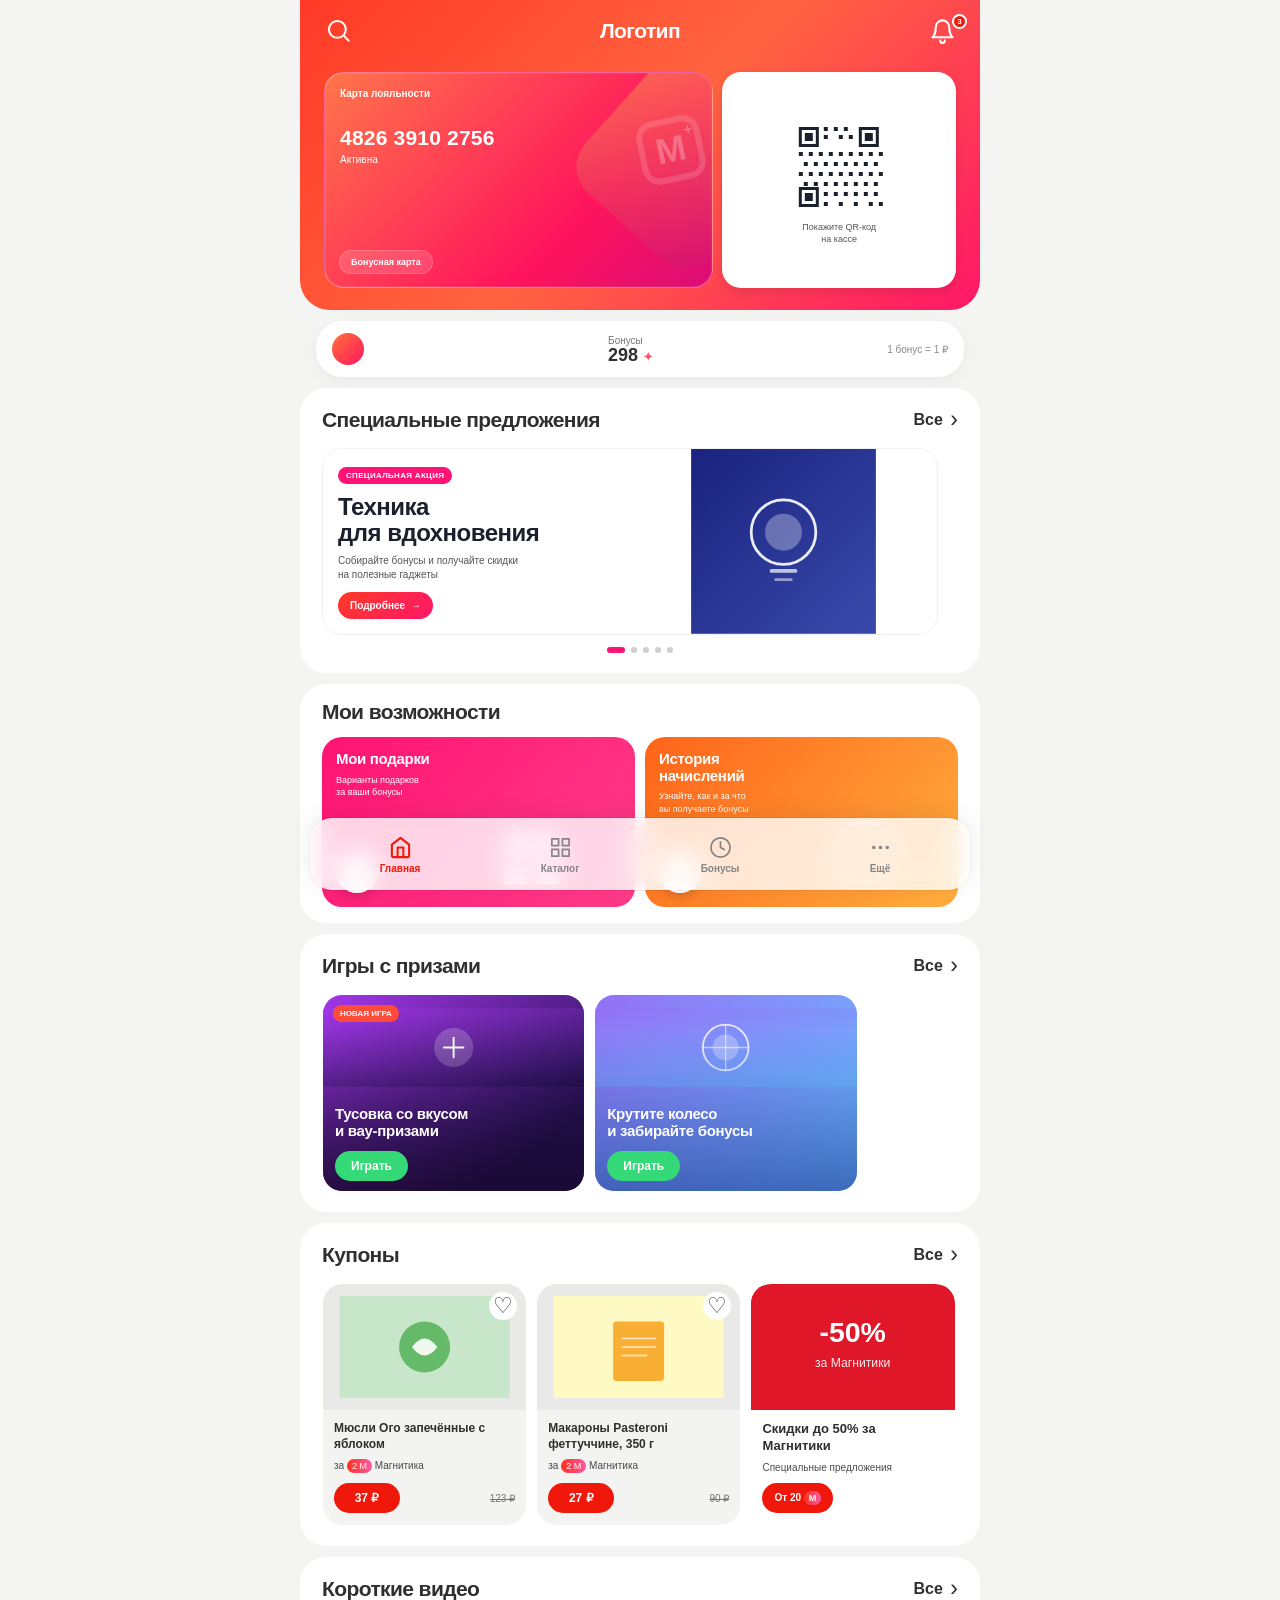
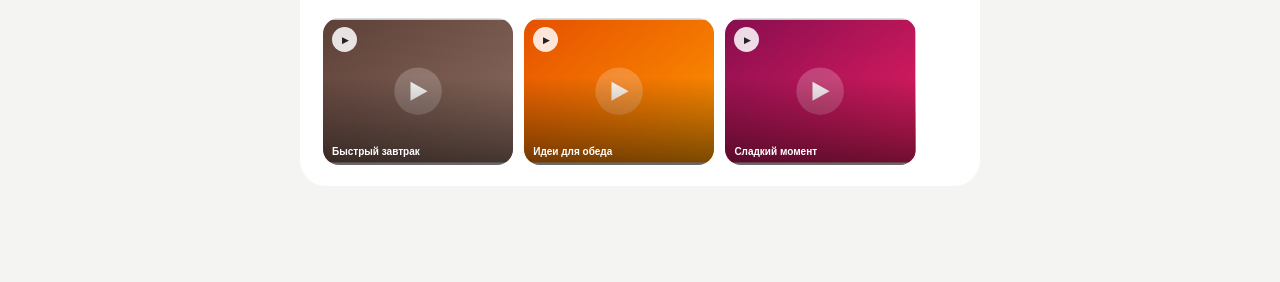
<file: index.html>
﻿<!DOCTYPE html>
<html lang="ru">
<head>
    <meta charset="UTF-8">
    <meta name="viewport" content="width=device-width, initial-scale=1.0, viewport-fit=cover">
    <title>Магнит Плюс — Mini App концепт</title>
    <link rel="stylesheet" href="styles.css">
</head>
<body>
    <div class="app">

        <!-- Красная плашка: шапка + карта + QR -->
        <div class="hero-wrapper">
            <header class="topbar">
                <button class="icon-btn" data-message="Профиль">
                    <svg viewBox="0 0 24 24" fill="none" stroke="white" stroke-width="2.2" stroke-linecap="round" stroke-linejoin="round">
                        <circle cx="11" cy="11" r="7.5"/>
                        <line x1="21" y1="21" x2="16.5" y2="16.5"/>
                    </svg>
                </button>
                <div class="logo-text">Логотип</div>
                <button class="icon-btn" data-message="Уведомления" style="position:relative">
                    <svg viewBox="0 0 24 24" fill="none" stroke="white" stroke-width="2" stroke-linecap="round" stroke-linejoin="round">
                        <path d="M18 9A6 6 0 0 0 6 9c0 7-3 9-3 9h18s-3-2-3-9"/>
                        <path d="M14 21a2 2 0 0 1-4 0"/>
                    </svg>
                    <span class="message-count">3</span>
                </button>
            </header>

            <section class="loyalty-hero">
                <div class="loyalty-layout">
                    <div class="loyalty-card">
                        <div class="eyebrow">Карта лояльности</div>
                        <div class="card-number">4826 3910 2756</div>
                        <div class="card-status">Активна</div>
                        <div class="card-watermark">М<span>+</span></div>
                        <div class="card-label">Бонусная карта</div>
                    </div>
                    <div class="qr-container">
                        <div class="qr-card" data-message="QR-код на кассе">
                            <svg class="qr-svg" viewBox="0 0 100 100" xmlns="http://www.w3.org/2000/svg">
                                <rect width="100" height="100" fill="white"/>
                                <g fill="#1a202c">
                                    <rect x="10" y="10" width="20" height="20"/>
                                    <rect x="13" y="13" width="14" height="14" fill="white"/>
                                    <rect x="16" y="16" width="8" height="8"/>
                                    <rect x="70" y="10" width="20" height="20"/>
                                    <rect x="73" y="13" width="14" height="14" fill="white"/>
                                    <rect x="76" y="16" width="8" height="8"/>
                                    <rect x="10" y="70" width="20" height="20"/>
                                    <rect x="13" y="73" width="14" height="14" fill="white"/>
                                    <rect x="16" y="76" width="8" height="8"/>
                                    <rect x="35" y="10" width="4" height="4"/><rect x="45" y="10" width="4" height="4"/><rect x="55" y="10" width="4" height="4"/>
                                    <rect x="35" y="18" width="4" height="4"/><rect x="50" y="18" width="4" height="4"/><rect x="60" y="18" width="4" height="4"/>
                                    <rect x="10" y="35" width="4" height="4"/><rect x="20" y="35" width="4" height="4"/><rect x="30" y="35" width="4" height="4"/>
                                    <rect x="40" y="35" width="4" height="4"/><rect x="50" y="35" width="4" height="4"/><rect x="60" y="35" width="4" height="4"/>
                                    <rect x="70" y="35" width="4" height="4"/><rect x="80" y="35" width="4" height="4"/><rect x="90" y="35" width="4" height="4"/>
                                    <rect x="15" y="45" width="4" height="4"/><rect x="25" y="45" width="4" height="4"/><rect x="35" y="45" width="4" height="4"/>
                                    <rect x="45" y="45" width="4" height="4"/><rect x="55" y="45" width="4" height="4"/><rect x="65" y="45" width="4" height="4"/>
                                    <rect x="75" y="45" width="4" height="4"/><rect x="85" y="45" width="4" height="4"/>
                                    <rect x="10" y="55" width="4" height="4"/><rect x="20" y="55" width="4" height="4"/><rect x="30" y="55" width="4" height="4"/>
                                    <rect x="40" y="55" width="4" height="4"/><rect x="50" y="55" width="4" height="4"/><rect x="60" y="55" width="4" height="4"/>
                                    <rect x="70" y="55" width="4" height="4"/><rect x="80" y="55" width="4" height="4"/><rect x="90" y="55" width="4" height="4"/>
                                    <rect x="15" y="65" width="4" height="4"/><rect x="25" y="65" width="4" height="4"/><rect x="35" y="65" width="4" height="4"/>
                                    <rect x="45" y="65" width="4" height="4"/><rect x="55" y="65" width="4" height="4"/><rect x="65" y="65" width="4" height="4"/>
                                    <rect x="75" y="65" width="4" height="4"/><rect x="85" y="65" width="4" height="4"/>
                                    <rect x="35" y="75" width="4" height="4"/><rect x="45" y="75" width="4" height="4"/><rect x="55" y="75" width="4" height="4"/>
                                    <rect x="65" y="75" width="4" height="4"/><rect x="75" y="75" width="4" height="4"/><rect x="85" y="75" width="4" height="4"/>
                                    <rect x="35" y="85" width="4" height="4"/><rect x="50" y="85" width="4" height="4"/><rect x="65" y="85" width="4" height="4"/>
                                    <rect x="80" y="85" width="4" height="4"/><rect x="90" y="85" width="4" height="4"/>
                                </g>
                            </svg>
                            <span>Покажите QR-код<br>на кассе</span>
                        </div>
                    </div>
                </div>
            </section>
        </div>

        <!-- Плашка Бонусы -->
        <div class="bonus-strip">
            <div class="bonus-icon"></div>
            <div class="bonus-info">
                <span>Бонусы</span>
                <strong>298 <i>✦</i></strong>
            </div>
            <div class="bonus-rate">1 бонус = 1 ₽</div>
        </div>

        <!-- Специальные предложения -->
        <section class="section">
            <div class="section-heading">
                <h2>Специальные предложения</h2>
                <button class="link-btn" data-message="Все предложения">Все <span>›</span></button>
            </div>
            <div class="promo-slider">
                <div class="promo-track" id="promoTrack">
                    <div class="promo-slide">
                        <div class="promo-card">
                            <svg class="promo-art" viewBox="0 0 200 200" xmlns="http://www.w3.org/2000/svg">
                                <defs><linearGradient id="p1" x1="0%" y1="0%" x2="100%" y2="100%"><stop offset="0%" stop-color="#1a237e"/><stop offset="100%" stop-color="#3949ab"/></linearGradient></defs>
                                <rect width="200" height="200" fill="url(#p1)"/>
                                <circle cx="100" cy="90" r="35" fill="none" stroke="white" stroke-width="3" opacity="0.9"/>
                                <circle cx="100" cy="90" r="20" fill="white" opacity="0.3"/>
                                <rect x="85" y="130" width="30" height="4" rx="2" fill="white" opacity="0.7"/>
                                <rect x="90" y="140" width="20" height="3" rx="1.5" fill="white" opacity="0.5"/>
                            </svg>
                            <div class="promo-copy">
                                <span class="promo-tag">СПЕЦИАЛЬНАЯ АКЦИЯ</span>
                                <h3>Техника<br>для вдохновения</h3>
                                <p>Собирайте бонусы и получайте скидки на полезные гаджеты</p>
                                <button class="light-btn" data-message="Подробнее">Подробнее <span>→</span></button>
                            </div>
                        </div>
                    </div>
                    <div class="promo-slide">
                        <div class="promo-card">
                            <svg class="promo-art" viewBox="0 0 200 200" xmlns="http://www.w3.org/2000/svg">
                                <defs><linearGradient id="p2" x1="0%" y1="0%" x2="100%" y2="100%"><stop offset="0%" stop-color="#6a1b9a"/><stop offset="100%" stop-color="#e91e63"/></linearGradient></defs>
                                <rect width="200" height="200" fill="url(#p2)"/>
                                <path d="M100 60 C 85 60, 80 75, 80 90 L 80 130 C 80 135, 85 140, 90 140 L 110 140 C 115 140, 120 135, 120 130 L 120 90 C 120 75, 115 60, 100 60 Z" fill="white" opacity="0.85"/>
                                <circle cx="100" cy="75" r="8" fill="white" opacity="0.5"/>
                            </svg>
                            <div class="promo-copy">
                                <span class="promo-tag">НОВИНКА</span>
                                <h3>Косметика<br>М.Косметик</h3>
                                <p>Эксклюзивные бренды со скидкой до 40%</p>
                                <button class="light-btn" data-message="Смотреть">Смотреть <span>→</span></button>
                            </div>
                        </div>
                    </div>
                    <div class="promo-slide">
                        <div class="promo-card">
                            <svg class="promo-art" viewBox="0 0 200 200" xmlns="http://www.w3.org/2000/svg">
                                <defs><linearGradient id="p3" x1="0%" y1="0%" x2="100%" y2="100%"><stop offset="0%" stop-color="#2e7d32"/><stop offset="100%" stop-color="#66bb6a"/></linearGradient></defs>
                                <rect width="200" height="200" fill="url(#p3)"/>
                                <path d="M100 70 Q 70 90 70 115 Q 70 140 100 140 Q 130 140 130 115 Q 130 90 100 70 Z" fill="white" opacity="0.85"/>
                                <path d="M100 90 L 100 120" stroke="#2e7d32" stroke-width="3" stroke-linecap="round"/>
                                <path d="M100 100 Q 110 95 115 105" stroke="#2e7d32" stroke-width="2.5" fill="none" stroke-linecap="round"/>
                            </svg>
                            <div class="promo-copy">
                                <span class="promo-tag">СВЕЖЕЕ</span>
                                <h3>Фермерские<br>продукты</h3>
                                <p>Натуральные продукты каждый день</p>
                                <button class="light-btn" data-message="Выбрать">Выбрать <span>→</span></button>
                            </div>
                        </div>
                    </div>
                    <div class="promo-slide">
                        <div class="promo-card">
                            <svg class="promo-art" viewBox="0 0 200 200" xmlns="http://www.w3.org/2000/svg">
                                <defs><linearGradient id="p4" x1="0%" y1="0%" x2="100%" y2="100%"><stop offset="0%" stop-color="#e65100"/><stop offset="100%" stop-color="#ff7043"/></linearGradient></defs>
                                <rect width="200" height="200" fill="url(#p4)"/>
                                <rect x="75" y="80" width="50" height="50" rx="6" fill="white" opacity="0.9"/>
                                <path d="M90 100 L 100 90 L 110 100 L 100 110 Z" fill="#e65100" opacity="0.7"/>
                                <circle cx="100" cy="70" r="10" fill="white" opacity="0.6"/>
                            </svg>
                            <div class="promo-copy">
                                <span class="promo-tag">ВЫГОДНО</span>
                                <h3>Скидки до 50%<br>за Магнитики</h3>
                                <p>Обменивайте бонусы на товары</p>
                                <button class="light-btn" data-message="К коллекции">К коллекции <span>→</span></button>
                            </div>
                        </div>
                    </div>
                    <div class="promo-slide">
                        <div class="promo-card">
                            <svg class="promo-art" viewBox="0 0 200 200" xmlns="http://www.w3.org/2000/svg">
                                <defs><linearGradient id="p5" x1="0%" y1="0%" x2="100%" y2="100%"><stop offset="0%" stop-color="#0277bd"/><stop offset="100%" stop-color="#4fc3f7"/></linearGradient></defs>
                                <rect width="200" height="200" fill="url(#p5)"/>
                                <rect x="60" y="90" width="60" height="35" rx="4" fill="white" opacity="0.9"/>
                                <circle cx="75" cy="130" r="8" fill="white" opacity="0.8"/>
                                <circle cx="105" cy="130" r="8" fill="white" opacity="0.8"/>
                                <rect x="120" y="95" width="20" height="25" rx="2" fill="white" opacity="0.7"/>
                            </svg>
                            <div class="promo-copy">
                                <span class="promo-tag">ОНЛАЙН</span>
                                <h3>Доставка<br>за 30 минут</h3>
                                <p>Заказывайте продукты через приложение</p>
                                <button class="light-btn" data-message="Заказать">Заказать <span>→</span></button>
                            </div>
                        </div>
                    </div>
                </div>
                <div class="promo-dots" id="promoDots">
                    <i class="active"></i><i></i><i></i><i></i><i></i>
                </div>
            </div>
        </section>

        <!-- Мои возможности -->
        <section class="section">
            <div class="section-heading">
                <h2>Мои возможности</h2>
            </div>
            <div class="feature-grid">
                <button class="feature gift-feature" data-message="Мои подарки">
                    <div class="feature-copy">
                        <strong>Мои подарки</strong>
                        <small>Варианты подарков<br>за ваши бонусы</small>
                    </div>
                    <svg class="feature-art" viewBox="0 0 200 200" xmlns="http://www.w3.org/2000/svg">
                        <rect x="50" y="80" width="100" height="80" rx="6" fill="white" opacity="0.9"/>
                        <rect x="90" y="80" width="20" height="80" fill="#ff1472" opacity="0.7"/>
                        <rect x="50" y="110" width="100" height="20" fill="#ff1472" opacity="0.7"/>
                        <path d="M100 80 Q 80 60 70 70 Q 60 80 100 80" fill="white" opacity="0.9"/>
                        <path d="M100 80 Q 120 60 130 70 Q 140 80 100 80" fill="white" opacity="0.9"/>
                        <circle cx="70" cy="60" r="4" fill="white" opacity="0.7"/>
                        <circle cx="130" cy="70" r="3" fill="white" opacity="0.6"/>
                    </svg>
                    <span class="round-arrow">
                        <svg viewBox="0 0 24 24"><polyline points="9 18 15 12 9 6"/></svg>
                    </span>
                </button>
                <button class="feature history-feature" data-message="История начислений">
                    <div class="feature-copy">
                        <strong>История<br>начислений</strong>
                        <small>Узнайте, как и за что<br>вы получаете бонусы</small>
                    </div>
                    <svg class="feature-art" viewBox="0 0 200 200" xmlns="http://www.w3.org/2000/svg">
                        <circle cx="100" cy="100" r="55" fill="none" stroke="white" stroke-width="6" opacity="0.9"/>
                        <line x1="100" y1="100" x2="100" y2="65" stroke="white" stroke-width="5" stroke-linecap="round"/>
                        <line x1="100" y1="100" x2="125" y2="100" stroke="white" stroke-width="4" stroke-linecap="round"/>
                        <circle cx="100" cy="100" r="5" fill="white"/>
                        <path d="M140 140 L 155 155 L 145 155 Z" fill="white" opacity="0.8"/>
                    </svg>
                    <span class="round-arrow">
                        <svg viewBox="0 0 24 24"><polyline points="9 18 15 12 9 6"/></svg>
                    </span>
                </button>
            </div>
        </section>

        <!-- Игры с призами -->
        <section class="section">
            <div class="section-heading">
                <h2>Игры с призами</h2>
                <button class="link-btn" data-message="Все игры">Все <span>›</span></button>
            </div>
            <div class="horizontal-list">
                <div class="game-card party-game">
                    <svg class="game-art" viewBox="0 0 400 120" xmlns="http://www.w3.org/2000/svg">
                        <defs><linearGradient id="g1" x1="0%" y1="0%" x2="100%" y2="100%"><stop offset="0%" stop-color="#a336e9"/><stop offset="100%" stop-color="#21104e"/></linearGradient></defs>
                        <rect width="400" height="120" fill="url(#g1)"/>
                        <circle cx="200" cy="60" r="30" fill="white" opacity="0.2"/>
                        <path d="M185 60 L 215 60 M 200 45 L 200 75" stroke="white" stroke-width="3" stroke-linecap="round"/>
                    </svg>
                    <span class="game-tag">НОВАЯ ИГРА</span>
                    <div class="game-copy">
                        <h3>Тусовка со вкусом<br>и вау-призами</h3>
                        <button class="play-btn" data-message="Играть">Играть</button>
                    </div>
                </div>
                <div class="game-card wheel-game">
                    <svg class="game-art" viewBox="0 0 400 120" xmlns="http://www.w3.org/2000/svg">
                        <defs><linearGradient id="g2" x1="0%" y1="0%" x2="100%" y2="100%"><stop offset="0%" stop-color="#9470f5"/><stop offset="100%" stop-color="#6bb9ff"/></linearGradient></defs>
                        <rect width="400" height="120" fill="url(#g2)"/>
                        <circle cx="200" cy="60" r="35" fill="none" stroke="white" stroke-width="3" opacity="0.8"/>
                        <circle cx="200" cy="60" r="20" fill="white" opacity="0.3"/>
                        <line x1="200" y1="25" x2="200" y2="95" stroke="white" stroke-width="2" opacity="0.6"/>
                        <line x1="165" y1="60" x2="235" y2="60" stroke="white" stroke-width="2" opacity="0.6"/>
                    </svg>
                    <div class="game-copy">
                        <h3>Крутите колесо<br>и забирайте бонусы</h3>
                        <button class="play-btn" data-message="Играть">Играть</button>
                    </div>
                </div>
            </div>
        </section>

        <!-- Купоны -->
        <section class="section">
            <div class="section-heading">
                <h2>Купоны</h2>
                <button class="link-btn" data-message="Все купоны">Все <span>›</span></button>
            </div>
            <div class="horizontal-list coupon-list">
                <div class="coupon-card">
                    <div class="coupon-image">
                        <svg viewBox="0 0 200 120" xmlns="http://www.w3.org/2000/svg" style="width:100%;height:100%">
                            <rect width="200" height="120" fill="#c8e6c9"/>
                            <circle cx="100" cy="60" r="30" fill="#4caf50" opacity="0.8"/>
                            <path d="M85 60 Q 100 40 115 60 Q 100 80 85 60" fill="white" opacity="0.9"/>
                        </svg>
                    </div>
                    <button class="heart">♡</button>
                    <div class="coupon-copy">
                        <h3>Мюсли Ого запечённые с яблоком</h3>
                        <p>за <span class="mplus">2 M</span> Магнитика</p>
                        <div class="price-row"><strong>37 ₽</strong><del>123 ₽</del></div>
                    </div>
                </div>
                <div class="coupon-card">
                    <div class="coupon-image">
                        <svg viewBox="0 0 200 120" xmlns="http://www.w3.org/2000/svg" style="width:100%;height:100%">
                            <rect width="200" height="120" fill="#fff9c4"/>
                            <rect x="70" y="30" width="60" height="70" rx="4" fill="#f9a825" opacity="0.9"/>
                            <line x1="80" y1="50" x2="120" y2="50" stroke="white" stroke-width="2" opacity="0.7"/>
                            <line x1="80" y1="60" x2="120" y2="60" stroke="white" stroke-width="2" opacity="0.7"/>
                            <line x1="80" y1="70" x2="110" y2="70" stroke="white" stroke-width="2" opacity="0.7"/>
                        </svg>
                    </div>
                    <button class="heart">♡</button>
                    <div class="coupon-copy">
                        <h3>Макароны Pasteroni феттуччине, 350 г</h3>
                        <p>за <span class="mplus">2 M</span> Магнитика</p>
                        <div class="price-row"><strong>27 ₽</strong><del>90 ₽</del></div>
                    </div>
                </div>
                <div class="coupon-card homegoods-card">
                    <div class="homegoods-art">
                        <svg viewBox="0 0 200 120" xmlns="http://www.w3.org/2000/svg" style="width:100%;height:100%">
                            <rect width="200" height="120" fill="#df1729"/>
                            <text x="100" y="55" text-anchor="middle" font-family="sans-serif" font-size="28" font-weight="800" fill="white">-50%</text>
                            <text x="100" y="80" text-anchor="middle" font-family="sans-serif" font-size="12" fill="white" opacity="0.9">за Магнитики</text>
                        </svg>
                    </div>
                    <div class="coupon-copy">
                        <h3>Скидки до 50% за Магнитики</h3>
                        <p>Специальные предложения</p>
                        <div class="price-row"><strong>От 20 <span class="mplus">M</span></strong></div>
                    </div>
                </div>
            </div>
        </section>

        <!-- Короткие видео -->
        <section class="section">
            <div class="section-heading">
                <h2>Короткие видео</h2>
                <button class="link-btn" data-message="Все видео">Все <span>›</span></button>
            </div>
            <div class="horizontal-list video-list">
                <div class="video-card" data-message="Быстрый завтрак">
                    <svg viewBox="0 0 200 150" xmlns="http://www.w3.org/2000/svg" style="width:100%;height:100%;display:block">
                        <defs><linearGradient id="v1" x1="0%" y1="0%" x2="100%" y2="100%"><stop offset="0%" stop-color="#5d4037"/><stop offset="100%" stop-color="#8d6e63"/></linearGradient></defs>
                        <rect width="200" height="150" fill="url(#v1)"/>
                        <circle cx="100" cy="75" r="25" fill="white" opacity="0.2"/>
                        <polygon points="92,65 92,85 110,75" fill="white" opacity="0.9"/>
                    </svg>
                    <span class="video-play">▶</span>
                    <span class="video-label">Быстрый завтрак</span>
                </div>
                <div class="video-card" data-message="Идеи для обеда">
                    <svg viewBox="0 0 200 150" xmlns="http://www.w3.org/2000/svg" style="width:100%;height:100%;display:block">
                        <defs><linearGradient id="v2" x1="0%" y1="0%" x2="100%" y2="100%"><stop offset="0%" stop-color="#e65100"/><stop offset="100%" stop-color="#ff9800"/></linearGradient></defs>
                        <rect width="200" height="150" fill="url(#v2)"/>
                        <circle cx="100" cy="75" r="25" fill="white" opacity="0.2"/>
                        <polygon points="92,65 92,85 110,75" fill="white" opacity="0.9"/>
                    </svg>
                    <span class="video-play">▶</span>
                    <span class="video-label">Идеи для обеда</span>
                </div>
                <div class="video-card" data-message="Сладкий момент">
                    <svg viewBox="0 0 200 150" xmlns="http://www.w3.org/2000/svg" style="width:100%;height:100%;display:block">
                        <defs><linearGradient id="v3" x1="0%" y1="0%" x2="100%" y2="100%"><stop offset="0%" stop-color="#880e4f"/><stop offset="100%" stop-color="#e91e63"/></linearGradient></defs>
                        <rect width="200" height="150" fill="url(#v3)"/>
                        <circle cx="100" cy="75" r="25" fill="white" opacity="0.2"/>
                        <polygon points="92,65 92,85 110,75" fill="white" opacity="0.9"/>
                    </svg>
                    <span class="video-play">▶</span>
                    <span class="video-label">Сладкий момент</span>
                </div>
            </div>
        </section>

        <!-- Нижнее меню -->
        <nav class="bottom-nav">
            <button class="nav-item active" data-tab="Главная">
                <svg viewBox="0 0 24 24" fill="none" stroke="currentColor" stroke-width="1.8" stroke-linecap="round" stroke-linejoin="round"><path d="M3 9l9-7 9 7v11a2 2 0 0 1-2 2H5a2 2 0 0 1-2-2z"/><polyline points="9 22 9 12 15 12 15 22"/></svg>
                Главная
            </button>
            <button class="nav-item" data-tab="Каталог">
                <svg viewBox="0 0 24 24" fill="none" stroke="currentColor" stroke-width="1.8" stroke-linecap="round" stroke-linejoin="round"><rect x="3" y="3" width="7" height="7"/><rect x="14" y="3" width="7" height="7"/><rect x="3" y="14" width="7" height="7"/><rect x="14" y="14" width="7" height="7"/></svg>
                Каталог
            </button>
            <button class="nav-item" data-tab="Бонусы">
                <svg viewBox="0 0 24 24" fill="none" stroke="currentColor" stroke-width="1.8" stroke-linecap="round" stroke-linejoin="round"><circle cx="12" cy="12" r="10"/><path d="M12 6v6l4 2"/></svg>
                Бонусы
            </button>
            <button class="nav-item" data-tab="Ещё">
                <svg viewBox="0 0 24 24" fill="none" stroke="currentColor" stroke-width="1.8" stroke-linecap="round" stroke-linejoin="round"><circle cx="12" cy="12" r="1"/><circle cx="19" cy="12" r="1"/><circle cx="5" cy="12" r="1"/></svg>
                Ещё
            </button>
        </nav>

        <div class="toast" id="toast"></div>
    </div>
    <script src="app.js"></script>
</body>
</html>
</file>
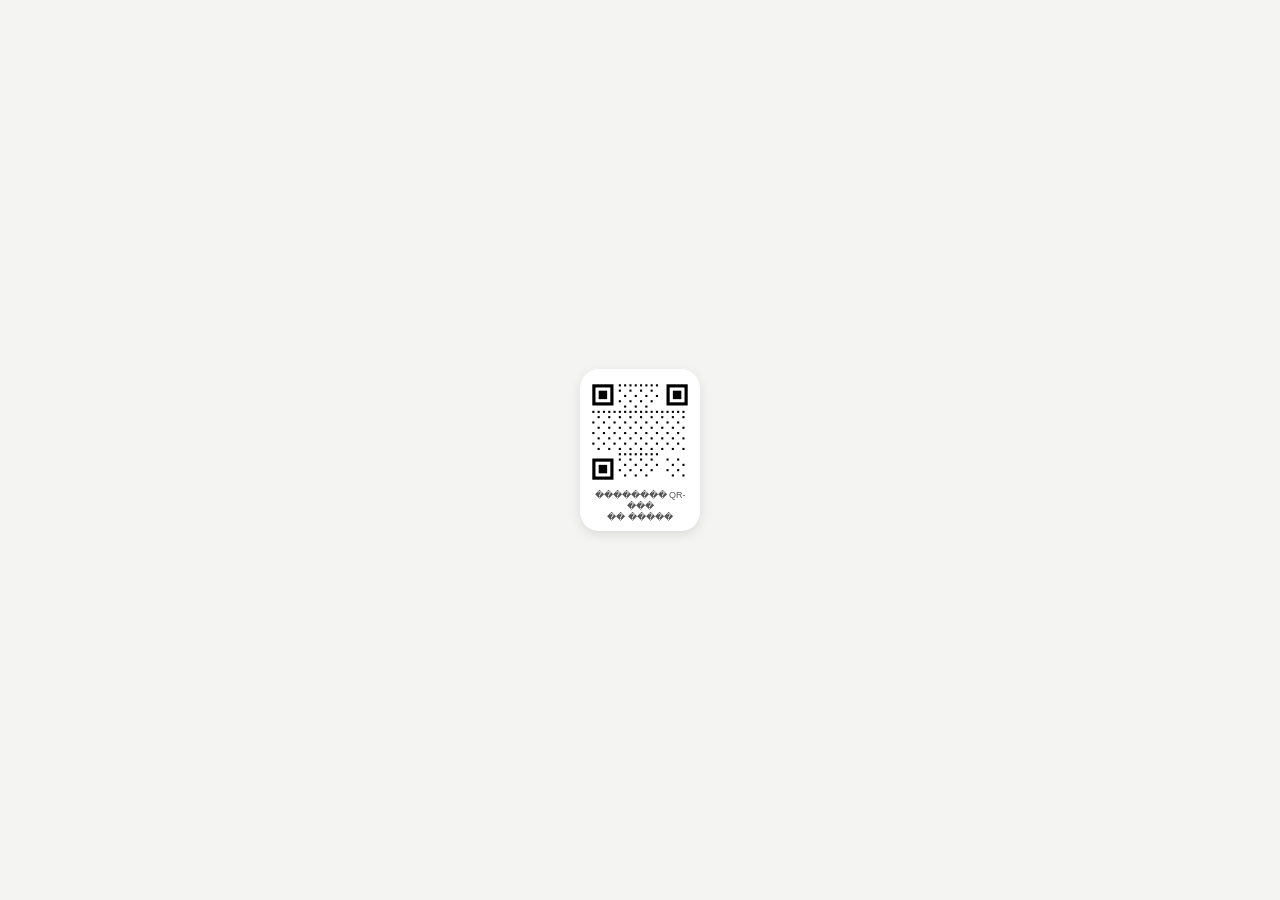
<file: index2.html>
<!DOCTYPE html>
<html lang="ru">
<head>
    <meta charset="UTF-8">
    <meta name="viewport" content="width=device-width, initial-scale=1.0">
    <title>QR-��� ������</title>
    <style>
        * { margin: 0; padding: 0; box-sizing: border-box; }
        body {
            font-family: -apple-system, BlinkMacSystemFont, 'Segoe UI', sans-serif;
            background: #f4f4f2;
            min-height: 100vh;
            display: flex;
            align-items: center;
            justify-content: center;
            padding: 40px 20px;
        }
        .qr-card {
            background: white;
            border-radius: 19px;
            padding: 10px 7px 8px;
            display: flex;
            align-items: center;
            justify-content: center;
            flex-direction: column;
            gap: 5px;
            width: 120px;
            box-shadow: 0 4px 12px rgba(0,0,0,0.1);
        }
        .qr-code {
            width: 100%;
            aspect-ratio: 1;
            display: block;
        }
        .qr-label {
            font-size: 9px;
            color: #555;
            text-align: center;
            line-height: 1.25;
        }
    </style>
</head>
<body>
    <div class="qr-card">
        <svg class="qr-code" viewBox="0 0 100 100" xmlns="http://www.w3.org/2000/svg">
            <!-- ����� ��� -->
            <rect width="100" height="100" fill="white"/>
            
            <!-- ����������� ������� (��� ����) -->
            <!-- ������� ����� -->
            <rect x="5" y="5" width="20" height="20" fill="black"/>
            <rect x="8" y="8" width="14" height="14" fill="white"/>
            <rect x="11" y="11" width="8" height="8" fill="black"/>
            
            <!-- ������� ������ -->
            <rect x="75" y="5" width="20" height="20" fill="black"/>
            <rect x="78" y="8" width="14" height="14" fill="white"/>
            <rect x="81" y="11" width="8" height="8" fill="black"/>
            
            <!-- ������ ����� -->
            <rect x="5" y="75" width="20" height="20" fill="black"/>
            <rect x="8" y="78" width="14" height="14" fill="white"/>
            <rect x="11" y="81" width="8" height="8" fill="black"/>
            
            <!-- ������� ������ (�������, ��� � ���������� QR) -->
            <g fill="black">
                <!-- ���� 0-4 -->
                <rect x="30" y="5" width="2" height="2"/>
                <rect x="35" y="5" width="2" height="2"/>
                <rect x="40" y="5" width="2" height="2"/>
                <rect x="45" y="5" width="2" height="2"/>
                <rect x="50" y="5" width="2" height="2"/>
                <rect x="55" y="5" width="2" height="2"/>
                <rect x="60" y="5" width="2" height="2"/>
                <rect x="65" y="5" width="2" height="2"/>
                
                <rect x="30" y="10" width="2" height="2"/>
                <rect x="40" y="10" width="2" height="2"/>
                <rect x="50" y="10" width="2" height="2"/>
                <rect x="60" y="10" width="2" height="2"/>
                
                <rect x="35" y="15" width="2" height="2"/>
                <rect x="45" y="15" width="2" height="2"/>
                <rect x="55" y="15" width="2" height="2"/>
                <rect x="65" y="15" width="2" height="2"/>
                
                <rect x="30" y="20" width="2" height="2"/>
                <rect x="40" y="20" width="2" height="2"/>
                <rect x="50" y="20" width="2" height="2"/>
                <rect x="60" y="20" width="2" height="2"/>
                
                <rect x="35" y="25" width="2" height="2"/>
                <rect x="45" y="25" width="2" height="2"/>
                <rect x="55" y="25" width="2" height="2"/>
                
                <!-- ���� 5-9 -->
                <rect x="5" y="30" width="2" height="2"/>
                <rect x="10" y="30" width="2" height="2"/>
                <rect x="15" y="30" width="2" height="2"/>
                <rect x="20" y="30" width="2" height="2"/>
                <rect x="25" y="30" width="2" height="2"/>
                <rect x="30" y="30" width="2" height="2"/>
                <rect x="35" y="30" width="2" height="2"/>
                <rect x="40" y="30" width="2" height="2"/>
                <rect x="45" y="30" width="2" height="2"/>
                <rect x="50" y="30" width="2" height="2"/>
                <rect x="55" y="30" width="2" height="2"/>
                <rect x="60" y="30" width="2" height="2"/>
                <rect x="65" y="30" width="2" height="2"/>
                <rect x="70" y="30" width="2" height="2"/>
                <rect x="75" y="30" width="2" height="2"/>
                <rect x="80" y="30" width="2" height="2"/>
                <rect x="85" y="30" width="2" height="2"/>
                <rect x="90" y="30" width="2" height="2"/>
                
                <rect x="10" y="35" width="2" height="2"/>
                <rect x="20" y="35" width="2" height="2"/>
                <rect x="30" y="35" width="2" height="2"/>
                <rect x="40" y="35" width="2" height="2"/>
                <rect x="50" y="35" width="2" height="2"/>
                <rect x="60" y="35" width="2" height="2"/>
                <rect x="70" y="35" width="2" height="2"/>
                <rect x="80" y="35" width="2" height="2"/>
                <rect x="90" y="35" width="2" height="2"/>
                
                <rect x="5" y="40" width="2" height="2"/>
                <rect x="15" y="40" width="2" height="2"/>
                <rect x="25" y="40" width="2" height="2"/>
                <rect x="35" y="40" width="2" height="2"/>
                <rect x="45" y="40" width="2" height="2"/>
                <rect x="55" y="40" width="2" height="2"/>
                <rect x="65" y="40" width="2" height="2"/>
                <rect x="75" y="40" width="2" height="2"/>
                <rect x="85" y="40" width="2" height="2"/>
                
                <rect x="10" y="45" width="2" height="2"/>
                <rect x="20" y="45" width="2" height="2"/>
                <rect x="30" y="45" width="2" height="2"/>
                <rect x="40" y="45" width="2" height="2"/>
                <rect x="50" y="45" width="2" height="2"/>
                <rect x="60" y="45" width="2" height="2"/>
                <rect x="70" y="45" width="2" height="2"/>
                <rect x="80" y="45" width="2" height="2"/>
                <rect x="90" y="45" width="2" height="2"/>
                
                <rect x="5" y="50" width="2" height="2"/>
                <rect x="15" y="50" width="2" height="2"/>
                <rect x="25" y="50" width="2" height="2"/>
                <rect x="35" y="50" width="2" height="2"/>
                <rect x="45" y="50" width="2" height="2"/>
                <rect x="55" y="50" width="2" height="2"/>
                <rect x="65" y="50" width="2" height="2"/>
                <rect x="75" y="50" width="2" height="2"/>
                <rect x="85" y="50" width="2" height="2"/>
                
                <!-- ���� 10-14 -->
                <rect x="10" y="55" width="2" height="2"/>
                <rect x="20" y="55" width="2" height="2"/>
                <rect x="30" y="55" width="2" height="2"/>
                <rect x="40" y="55" width="2" height="2"/>
                <rect x="50" y="55" width="2" height="2"/>
                <rect x="60" y="55" width="2" height="2"/>
                <rect x="70" y="55" width="2" height="2"/>
                <rect x="80" y="55" width="2" height="2"/>
                <rect x="90" y="55" width="2" height="2"/>
                
                <rect x="5" y="60" width="2" height="2"/>
                <rect x="15" y="60" width="2" height="2"/>
                <rect x="25" y="60" width="2" height="2"/>
                <rect x="35" y="60" width="2" height="2"/>
                <rect x="45" y="60" width="2" height="2"/>
                <rect x="55" y="60" width="2" height="2"/>
                <rect x="65" y="60" width="2" height="2"/>
                <rect x="75" y="60" width="2" height="2"/>
                <rect x="85" y="60" width="2" height="2"/>
                
                <rect x="10" y="65" width="2" height="2"/>
                <rect x="20" y="65" width="2" height="2"/>
                <rect x="30" y="65" width="2" height="2"/>
                <rect x="40" y="65" width="2" height="2"/>
                <rect x="50" y="65" width="2" height="2"/>
                <rect x="60" y="65" width="2" height="2"/>
                <rect x="70" y="65" width="2" height="2"/>
                <rect x="80" y="65" width="2" height="2"/>
                <rect x="90" y="65" width="2" height="2"/>
                
                <!-- ���� 15-19 -->
                <rect x="30" y="70" width="2" height="2"/>
                <rect x="35" y="70" width="2" height="2"/>
                <rect x="40" y="70" width="2" height="2"/>
                <rect x="45" y="70" width="2" height="2"/>
                <rect x="50" y="70" width="2" height="2"/>
                <rect x="55" y="70" width="2" height="2"/>
                <rect x="60" y="70" width="2" height="2"/>
                <rect x="65" y="70" width="2" height="2"/>
                
                <rect x="30" y="75" width="2" height="2"/>
                <rect x="40" y="75" width="2" height="2"/>
                <rect x="50" y="75" width="2" height="2"/>
                <rect x="60" y="75" width="2" height="2"/>
                
                <rect x="35" y="80" width="2" height="2"/>
                <rect x="45" y="80" width="2" height="2"/>
                <rect x="55" y="80" width="2" height="2"/>
                <rect x="65" y="80" width="2" height="2"/>
                
                <rect x="30" y="85" width="2" height="2"/>
                <rect x="40" y="85" width="2" height="2"/>
                <rect x="50" y="85" width="2" height="2"/>
                <rect x="60" y="85" width="2" height="2"/>
                
                <rect x="35" y="90" width="2" height="2"/>
                <rect x="45" y="90" width="2" height="2"/>
                <rect x="55" y="90" width="2" height="2"/>
                
                <!-- �������������� ������ ��� ��������� -->
                <rect x="75" y="75" width="2" height="2"/>
                <rect x="80" y="80" width="2" height="2"/>
                <rect x="85" y="75" width="2" height="2"/>
                <rect x="90" y="80" width="2" height="2"/>
                <rect x="75" y="85" width="2" height="2"/>
                <rect x="85" y="85" width="2" height="2"/>
                <rect x="80" y="90" width="2" height="2"/>
                <rect x="90" y="90" width="2" height="2"/>
            </g>
        </svg>
        <div class="qr-label">�������� QR-���<br>�� �����</div>
    </div>
</body>
</html>
</file>
<file: styles.css>
* {
    box-sizing: border-box;
}

:root {
    --red: #ed1c0b;
    --hot: #ff2b66;
    --ink: #2f2f2f;
    --muted: #777;
    --page: #f4f4f2;
    --surface: #fff;
    --nav-height: 72px;
}

html {
    background: var(--page);
    scroll-behavior: smooth;
}

body {
    margin: 0;
    color: var(--ink);
    font-family: Manrope, -apple-system, BlinkMacSystemFont, "Segoe UI", sans-serif;
    -webkit-font-smoothing: antialiased;
}

button {
    font: inherit;
    cursor: pointer;
    -webkit-tap-highlight-color: transparent;
}

.app {
    max-width: 680px;
    margin: 0 auto;
    min-height: 100dvh;
    background: var(--page);
    padding-bottom: calc(var(--nav-height) + env(safe-area-inset-bottom) + 24px);
    overflow: clip;
}

/* HERO WRAPPER */
.hero-wrapper {
    background: linear-gradient(135deg, #ff3a27 0%, #ff6440 50%, #ff1768 100%);
    border-radius: 0 0 30px 30px;
    overflow: hidden;
}

.topbar {
    height: 60px;
    padding: calc(env(safe-area-inset-top) + 9px) 17px 9px;
    display: grid;
    grid-template-columns: 42px 1fr 42px;
    align-items: center;
    gap: 10px;
    background: transparent;
    position: sticky;
    top: 0;
    z-index: 20;
}

.icon-btn {
    position: relative;
    border: 0;
    background: transparent;
    color: #fff;
    display: grid;
    place-items: center;
    padding: 0;
}

.icon-btn svg {
    width: 27px;
    height: 27px;
    fill: none;
    stroke: currentColor;
    stroke-width: 1.8;
    stroke-linecap: round;
    stroke-linejoin: round;
}

.logo-text {
    justify-self: center;
    font-size: 21px;
    font-weight: 800;
    letter-spacing: -0.6px;
    color: #fff;
    margin: 0;
    line-height: 1;
}

.message-count {
    position: absolute;
    top: -3px;
    right: -4px;
    min-width: 15px;
    height: 15px;
    padding: 0 3px;
    border: 2px solid white;
    border-radius: 10px;
    background: var(--red);
    color: #fff;
    font-size: 8px;
    font-weight: 800;
    display: grid;
    place-items: center;
}

.loyalty-hero {
    padding: 10px 17px 20px;
    color: #fff;
    position: relative;
    overflow: hidden;
}

.loyalty-layout {
    display: grid;
    grid-template-columns: 1.25fr 0.75fr;
    gap: 9px;
    align-items: stretch;
}

/* ����� ���������� 9:5 */
.loyalty-card {
    position: relative;
    overflow: hidden;
    min-width: 0;
    aspect-ratio: 9 / 5;
    border-radius: 20px;
    padding: 15px;
    background: linear-gradient(135deg, #ff754a 0%, #ff145d 66%, #db0d75 100%);
    border: 1px solid #ffffff54;
    box-shadow: inset 0 0 0 1px #ffffff12;
}

.loyalty-card:after {
    content: "";
    position: absolute;
    width: 170px;
    height: 170px;
    border-radius: 35px;
    right: -55px;
    top: 5px;
    transform: rotate(42deg);
    background: linear-gradient(135deg, #ffb34c77, #c20e6e55);
}

.eyebrow {
    font-size: 10px;
    font-weight: 600;
    position: relative;
    z-index: 1;
}

.card-number {
    position: relative;
    z-index: 1;
    font-size: clamp(15px, 4vw, 21px);
    font-weight: 800;
    letter-spacing: 0.2px;
    margin-top: 27px;
    white-space: nowrap;
}

.card-status {
    font-size: 10px;
    position: relative;
    z-index: 1;
    margin-top: 4px;
}

.card-watermark {
    position: absolute;
    z-index: 1;
    right: 9px;
    top: 45px;
    width: 64px;
    height: 64px;
    border: 6px solid #ffffff25;
    border-radius: 17px;
    display: grid;
    place-items: center;
    font-size: 36px;
    font-weight: 800;
    color: #ffffff42;
    transform: rotate(-12deg);
}

.card-watermark span {
    font-size: 15px;
    position: absolute;
    right: 1px;
    top: 0;
}

.card-label {
    position: absolute;
    bottom: 13px;
    left: 14px;
    z-index: 1;
    background: #ffffff24;
    border: 1px solid #ffffff28;
    padding: 6px 11px;
    border-radius: 20px;
    font-size: 9px;
    font-weight: 700;
}

/* QR-��� ��� �� ������, ��� � ����� */
.qr-container {
    display: flex;
    flex-direction: column;
    justify-content: center;
    align-items: center;
    height: 100%;
}

.qr-card {
    border: 0;
    border-radius: 19px;
    background: #fff;
    color: #555;
    padding: 10px 7px 8px;
    display: flex;
    align-items: center;
    justify-content: center;
    flex-direction: column;
    gap: 5px;
    width: 100%;
    height: 100%;
    box-shadow: 0 4px 12px rgba(0, 0, 0, 0.1);
}

.qr-svg {
    width: 100%;
    height: auto;
    aspect-ratio: 1;
    max-height: 100px;
    object-fit: contain;
}

.qr-card span {
    font-size: 9px;
    line-height: 1.25;
    text-align: center;
}

/* ������ ������ */
.bonus-strip {
    background: #fff;
    margin: 11px 16px 0;
    border-radius: 26px;
    padding: 12px 16px;
    display: flex;
    align-items: center;
    justify-content: space-between;
    box-shadow: 0 4px 15px rgba(0, 0, 0, 0.05);
}

.bonus-icon {
    width: 32px;
    height: 32px;
    border-radius: 50%;
    background: linear-gradient(135deg, #ff713b, #ff175e);
    color: #fff;
    display: grid;
    place-items: center;
    font-size: 18px;
    margin-right: 10px;
}

.bonus-info {
    display: flex;
    flex-direction: column;
}

.bonus-info span {
    font-size: 10px;
    color: #777;
}

.bonus-info strong {
    font-size: 18px;
    line-height: 1;
}

.bonus-info strong i {
    font-size: 12px;
    color: #f35a6c;
    font-style: normal;
}

.bonus-rate {
    font-size: 10px;
    color: #888;
}

/* ������ */
.section {
    background: #fff;
    border-radius: 26px;
    padding: 16px;
    margin-top: 11px;
}

.section-heading {
    display: flex;
    align-items: center;
    justify-content: space-between;
    gap: 10px;
    margin-bottom: 13px;
    min-width: 0;
}

h2 {
    font-size: 21px;
    line-height: 1.15;
    letter-spacing: -0.6px;
    margin: 0;
    font-weight: 800;
}

.link-btn {
    flex: 0 0 auto;
    border: 0;
    background: transparent;
    color: #303030;
    font-size: 16px;
    font-weight: 700;
    padding: 2px 0 2px 8px;
    white-space: nowrap;
}

.link-btn span {
    font-size: 23px;
    vertical-align: -2px;
    margin-left: 3px;
    font-weight: 400;
}

/* ������� */
.promo-slider {
    position: relative;
    overflow: hidden;
    border-radius: 20px;
}

.promo-track {
    display: flex;
    gap: 20px;
    transition: transform 0.45s cubic-bezier(0.22, 0.61, 0.36, 1);
    will-change: transform;
}

.promo-slide {
    min-width: calc(100% - 20px);
    flex-shrink: 0;
}

.promo-card {
    min-height: 180px;
    position: relative;
    overflow: hidden;
    border-radius: 20px;
    background: #fff;
    color: #1a202c;
    padding: 15px;
    border: 1px solid #f0f0f0;
}

.promo-art {
    position: absolute;
    right: 0;
    top: 0;
    width: 50%;
    height: 100%;
    object-fit: cover;
    object-position: center;
    border-radius: 0 20px 20px 0;
}

.promo-copy {
    position: relative;
    z-index: 2;
    width: 55%;
    max-width: 220px;
}

.promo-tag {
    display: inline-block;
    border-radius: 20px;
    background: #ff1475;
    color: #fff;
    padding: 4px 8px;
    font-size: 8px;
    font-weight: 800;
    letter-spacing: 0.3px;
}

.promo-copy h3 {
    font-size: clamp(18px, 5vw, 24px);
    line-height: 1.1;
    letter-spacing: -0.5px;
    margin: 10px 0 7px;
    color: #1a202c;
}

.promo-copy p {
    font-size: 10px;
    line-height: 1.4;
    color: #555;
    margin: 0 0 10px;
    max-width: 190px;
}

.light-btn {
    display: flex;
    align-items: center;
    gap: 6px;
    border: 0;
    background: linear-gradient(135deg, #ff3a27, #ff1768);
    color: #fff;
    border-radius: 30px;
    padding: 8px 12px;
    font-size: 10px;
    font-weight: 800;
}

.promo-dots {
    display: flex;
    justify-content: center;
    gap: 6px;
    padding: 12px 0 4px;
}

.promo-dots i {
    width: 6px;
    height: 6px;
    border-radius: 50%;
    background: #d0d0d0;
    display: block;
    transition: all 0.3s;
}

.promo-dots i.active {
    background: #ff1475;
    width: 18px;
    border-radius: 3px;
}

/* ��� ����������� */
.feature-grid {
    display: grid;
    grid-template-columns: 1fr 1fr;
    gap: 10px;
}

.feature {
    height: 145px;
    border: 0;
    border-radius: 20px;
    overflow: hidden;
    position: relative;
    text-align: left;
    padding: 14px;
    color: #fff;
    display: block;
}

.gift-feature {
    background: linear-gradient(130deg, #ff1472, #ff3c88);
}

.history-feature {
    background: linear-gradient(130deg, #ff641a, #ffae3e);
}

.feature-copy {
    position: absolute;
    top: 14px;
    left: 14px;
    z-index: 2;
    display: flex;
    flex-direction: column;
    gap: 6px;
    max-width: 75%;
}

.feature-copy strong {
    font-size: 15px;
    line-height: 1.1;
    letter-spacing: -0.3px;
}

.feature-copy small {
    font-size: 9px;
    line-height: 1.4;
}

.feature-art {
    position: absolute;
    right: -3px;
    bottom: 0;
    width: 68%;
    height: 68%;
    object-fit: contain;
    object-position: right bottom;
}

.history-feature .feature-art {
    width: 62%;
    height: 65%;
}

.round-arrow {
    position: absolute;
    bottom: 14px;
    left: 14px;
    width: 42px;
    height: 42px;
    border-radius: 50%;
    background: #fff;
    color: #ff4a31;
    display: flex;
    align-items: center;
    justify-content: center;
    z-index: 3;
    box-shadow: 0 4px 12px rgba(0, 0, 0, 0.15);
}

.round-arrow svg {
    width: 22px;
    height: 22px;
    stroke: currentColor;
    stroke-width: 2.5;
    fill: none;
    stroke-linecap: round;
    stroke-linejoin: round;
}

/* �������������� ������ */
.horizontal-list {
    display: grid;
    grid-auto-flow: column;
    grid-auto-columns: calc(52% - 5px);
    gap: 11px;
    overflow-x: auto;
    scroll-snap-type: x mandatory;
    scrollbar-width: none;
    padding: 1px 1px 5px;
}

.horizontal-list::-webkit-scrollbar {
    display: none;
}

/* ���� */
.game-card {
    height: 196px;
    border-radius: 19px;
    overflow: hidden;
    position: relative;
    scroll-snap-align: start;
    color: #fff;
    padding: 0;
    background: #30105e;
}

.party-game {
    background: linear-gradient(145deg, #a336e9, #21104e 80%);
}

.wheel-game {
    background: linear-gradient(125deg, #9470f5, #6bb9ff);
}

.game-art {
    position: absolute;
    top: 0;
    left: 0;
    width: 100%;
    height: 105px;
    object-fit: cover;
    object-position: center top;
}

.game-copy {
    position: absolute;
    inset: 0;
    z-index: 2;
    padding: 10px 12px;
    display: flex;
    flex-direction: column;
    align-items: flex-start;
    justify-content: flex-end;
    background: linear-gradient(180deg, transparent 18%, #18082d15 36%, #18082dbf 100%);
}

.wheel-game .game-copy {
    background: linear-gradient(180deg, transparent 18%, #254aa022 40%, #3157aacc 100%);
}

.game-tag {
    position: absolute;
    top: 10px;
    left: 10px;
    background: #ff4b39;
    color: #fff;
    border-radius: 20px;
    padding: 4px 7px;
    font-size: 8px;
    font-weight: 800;
}

.game-copy h3 {
    font-size: 15px;
    line-height: 1.15;
    letter-spacing: -0.3px;
    margin: 0 0 12px;
    font-weight: 700;
}

.play-btn {
    border: 0;
    border-radius: 25px;
    background: #35d977;
    color: #fff;
    font-size: 12px;
    font-weight: 800;
    padding: 8px 16px;
}

/* ������ */
.coupon-list {
    grid-auto-columns: calc(48% - 5px);
}

.coupon-card {
    min-width: 0;
    position: relative;
    overflow: hidden;
    border-radius: 20px;
    background: #f3f3f1;
    scroll-snap-align: start;
}

.coupon-image {
    height: 126px;
    background: #e9e9e7;
    display: flex;
    align-items: center;
    justify-content: center;
    padding: 12px;
}

.coupon-image img {
    max-width: 80%;
    max-height: 100%;
    width: auto;
    height: auto;
    object-fit: contain;
    mix-blend-mode: multiply;
}

.heart {
    position: absolute;
    right: 9px;
    top: 8px;
    width: 28px;
    height: 28px;
    border: 0;
    background: #fff;
    border-radius: 50%;
    font-size: 22px;
    line-height: 1;
    color: #444;
    padding: 0;
}

.heart.is-favorite {
    color: #f21e36;
}

.coupon-copy {
    padding: 11px 11px 12px;
}

.coupon-copy h3 {
    font-size: 12px;
    line-height: 1.3;
    font-weight: 700;
    margin: 0 0 7px;
    min-height: 31px;
    display: -webkit-box;
    -webkit-line-clamp: 2;
    -webkit-box-orient: vertical;
    overflow: hidden;
}

.coupon-copy p {
    font-size: 10px;
    color: #4b4b4b;
    margin: 0 0 10px;
    white-space: nowrap;
}

.mplus {
    display: inline-block;
    background: linear-gradient(90deg, #ff321f, #fa5ba4);
    border-radius: 12px;
    padding: 2px 5px;
    color: #fff;
    font-size: 9px;
}

.price-row {
    display: flex;
    align-items: center;
    justify-content: space-between;
    gap: 5px;
}

.price-row strong {
    display: inline-block;
    background: #f0180a;
    color: #fff;
    border-radius: 25px;
    padding: 8px 12px;
    min-width: 66px;
    text-align: center;
    font-size: 12px;
}

.price-row del {
    font-size: 10px;
    color: #777;
}

.homegoods-card {
    background: #fff;
}

.homegoods-art {
    height: 126px;
    background: #df1729;
    overflow: hidden;
    display: flex;
    align-items: center;
    justify-content: center;
}

.homegoods-art img {
    width: 100%;
    height: 100%;
    object-fit: cover;
    object-position: center;
}

.homegoods-card .coupon-copy h3 {
    font-size: 13px;
}

.homegoods-card .price-row strong {
    font-size: 10px;
}

/* ����� */
.video-list {
    grid-auto-columns: 44%;
}

.video-card {
    position: relative;
    aspect-ratio: 1.3;
    border: 0;
    border-radius: 16px;
    overflow: hidden;
    padding: 0;
    background: #ddd;
    scroll-snap-align: start;
    color: white;
    text-align: left;
}

.video-card img {
    width: 100%;
    height: 100%;
    display: block;
    object-fit: cover;
}

.video-card:after {
    content: "";
    position: absolute;
    inset: 40% 0 0;
    background: linear-gradient(transparent, #0008);
}

.video-play {
    position: absolute;
    z-index: 2;
    top: 9px;
    left: 9px;
    width: 25px;
    height: 25px;
    border-radius: 50%;
    background: #ffffffd9;
    color: #222;
    display: grid;
    place-items: center;
    font-size: 9px;
    padding-left: 2px;
}

.video-label {
    position: absolute;
    z-index: 2;
    left: 9px;
    right: 7px;
    bottom: 8px;
    font-size: 10px;
    font-weight: 800;
}

/* ������ ���� � �������, 80% */
.bottom-nav {
    position: fixed;
    z-index: 30;
    left: 10px;
    right: 10px;
    bottom: 10px;
    width: auto;
    max-width: 660px;
    margin: 0 auto;
    display: grid;
    grid-template-columns: repeat(4, 1fr);
    height: calc(var(--nav-height) + env(safe-area-inset-bottom));
    padding: 8px 10px calc(7px + env(safe-area-inset-bottom));
    background: rgba(255, 255, 255, 0.8);
    backdrop-filter: blur(12px);
    -webkit-backdrop-filter: blur(12px);
    border-radius: 22px;
    box-shadow: 0 -4px 24px rgba(0, 0, 0, 0.08), 0 0 0 1px rgba(0, 0, 0, 0.04);
}

.nav-item {
    border: 0;
    background: transparent;
    color: #858585;
    display: flex;
    align-items: center;
    justify-content: center;
    flex-direction: column;
    gap: 4px;
    font-size: 10px;
    font-weight: 700;
    min-width: 0;
    padding: 0;
}

.nav-item svg {
    width: 23px;
    height: 23px;
    fill: none;
    stroke: currentColor;
    stroke-width: 1.8;
    stroke-linecap: round;
    stroke-linejoin: round;
}

.nav-item.active {
    color: #ed1c0b;
}

.nav-item.active svg {
    stroke-width: 2.2;
}

.toast {
    position: fixed;
    z-index: 50;
    left: 50%;
    bottom: calc(var(--nav-height) + env(safe-area-inset-bottom) + 40px);
    transform: translate(-50%, 10px);
    opacity: 0;
    pointer-events: none;
    max-width: calc(100vw - 30px);
    background: #252525;
    color: #fff;
    padding: 12px 16px;
    border-radius: 14px;
    font-size: 12px;
    text-align: center;
    box-shadow: 0 8px 25px #0002;
    transition: opacity 0.18s, transform 0.18s;
}

.toast.show {
    opacity: 1;
    transform: translate(-50%, 0);
}

@media (min-width: 540px) {
    .loyalty-hero { padding: 12px 24px 22px; }
    .section { padding: 16px 22px; }
    .horizontal-list { grid-auto-columns: calc(42% - 5px); }
    .coupon-list { grid-auto-columns: calc(33% - 6px); }
    .video-list { grid-auto-columns: 30%; }
    .feature { height: 170px; }
}

@media (max-width: 360px) {
    .topbar { padding-left: 17px; padding-right: 17px; }
    .loyalty-hero { padding: 8px 12px 17px; }
    .card-number { font-size: 15px; margin-top: 24px; }
    .card-watermark { right: 0; transform: scale(0.8) rotate(-12deg); }
    .section { padding: 16px 12px; border-radius: 23px; }
    h2 { font-size: 19px; }
    .promo-card { padding: 12px; }
    .promo-copy { width: 60%; }
    .promo-copy h3 { font-size: 18px; }
    .feature { height: 138px; padding: 11px; }
    .feature-copy strong { font-size: 13px; }
    .feature-copy small { font-size: 8px; }
    .horizontal-list { grid-auto-columns: 72%; }
    .coupon-list { grid-auto-columns: 65%; }
    .video-list { grid-auto-columns: 55%; }
}

@media (prefers-reduced-motion: reduce) {
    html { scroll-behavior: auto; }
    *, *::before, *::after { transition: none !important; }
}
</file>
